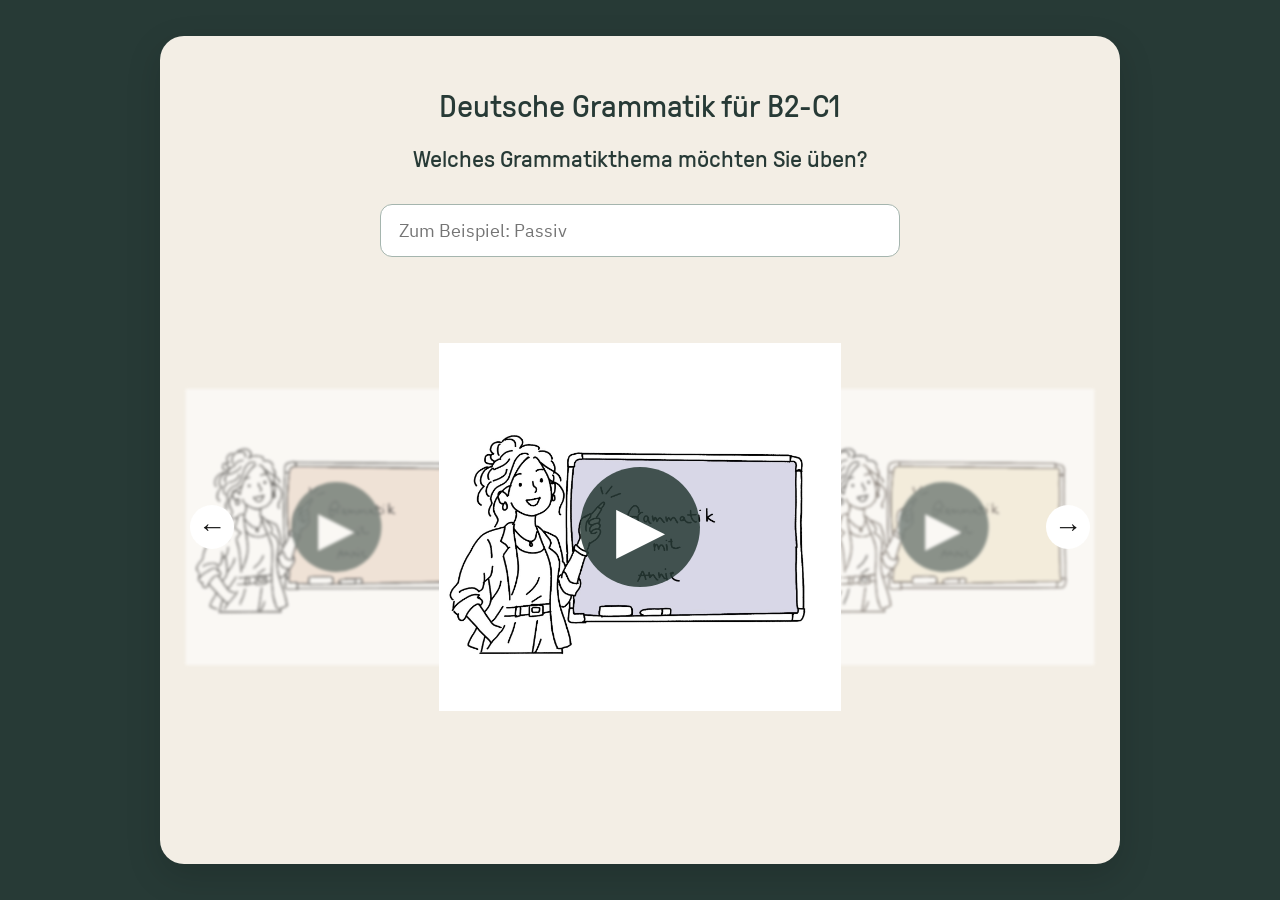
<file: index.html>
<!DOCTYPE html>
<html lang="de">
<head>
  <meta charset="UTF-8">
  <meta name="robots" content="noindex">
  <meta name="viewport" content="width=device-width, initial-scale=1">
  <meta name="description" content="Carousel">
  <link rel="stylesheet" href="style.css">
  <script src="script.js" defer></script>
  <title>Grammatik B2-C1</title>
</head>
<body>
	<div class="seitenkarte">

  <header>
    <h1>Deutsche Grammatik für B2-C1</h1>
  </header>
  <main>
    <section aria-labelledby="suche-titel">
      <h2 id="suche-titel">Welches Grammatikthema möchten Sie üben?</h2>

      <input
        type="search"
        id="themensuche"
		aria-labelledby="suche-titel"
        placeholder="Zum Beispiel: Passiv"
      >
	  <ul id="suchergebnisse" hidden></ul>
	  <p id="suchstatus" role="status"></p>
    </section>

    <section class="bilder">
	<div class="carousel" data-carousel>
	
	<ul data-slides>
		<li class="slide"
		data-active
		data-thema="Vorgangspassiv"
		data-suchbegriffe="Passiv Vorgangspassiv PartizipII Partizip2  ">
		
		<a href="vorgangspassiv.html"
		class="themenvorschau"
		aria-label="Grammatikseite öffnen">
		<img src="./bilder/prototyp1.jpg" alt="Vorgangspassiv">
		<span class="play-symbol" aria-hidden="true">▶</span>
		</a>
		</li>
		
		<li class="slide"
		data-thema="Adverbialsätze"
		data-suchbegriffe="Adverb Nebensatz Konzessiv Kausal Adversiv Konditional Temporal Adverbial Adverbialsatz Adverbialsätze">
		
		<a href="adverbialsaetze.html"
		class="themenvorschau"
		aria-label="Grammatikseite öffnen">
		<img src="./bilder/prototyp2.jpg" alt="Adverbialsätze">
		<span class="play-symbol" aria-hidden="true">▶</span>
		</a>
		</li>
		
		<li class="slide"
		data-thema="Adjektivdeklination"
		data-suchbegriffe="Adjektive Adjektiv Deklination Adjektivdeklination Signalendung">
		
		<a href="adjektivdeklination.html"
		class="themenvorschau"
		aria-label="Grammatikseite öffnen">
		<img src="./bilder/prototyp3.jpg" alt="Adjektivdeklination">
		<span class="play-symbol" aria-hidden="true">▶</span>
		</a>
		</li>
		
		<li class="slide"
		data-thema="Partizipialattribute"
		data-suchbegriffe="Partizip Partizip1 PartizipI PartizipII Partizip2 Partizipien Attribut Attribute Adjektiv Deklination">
		
		<a href="partizipialattribut.html"
		class="themenvorschau"
		aria-label="Grammatikseite öffnen">
		<img src="./bilder/prototyp4.jpg" alt="Partizipialattribute">
		<span class="play-symbol" aria-hidden="true">▶</span>
		</a>
		</li>

		<li class="slide"
		data-thema="Nominalisierung"
		data-suchbegriffe="Nominal Verbal Nomen Verb Verben Substantiv Substantive Nominalstil Verbalstil Nominalisierung">
		
		<a href="nominalisierung.html"
		class="themenvorschau"
		aria-label="Grammatikseite öffnen">
		<img src="./bilder/prototyp5.jpg" alt="Partizipialattribute">
		<span class="play-symbol" aria-hidden="true">▶</span>
		</a>
		</li>
	</ul>
	
			<button class="button-prev" data-carousel-button="prev">
			&#8592;
		</button>
		<button class="button-next" data-carousel-button="next">
			&#x2192;
		</button>
	</div>
    </section>
  </main>
  </div>
</body>
</html>
</file>
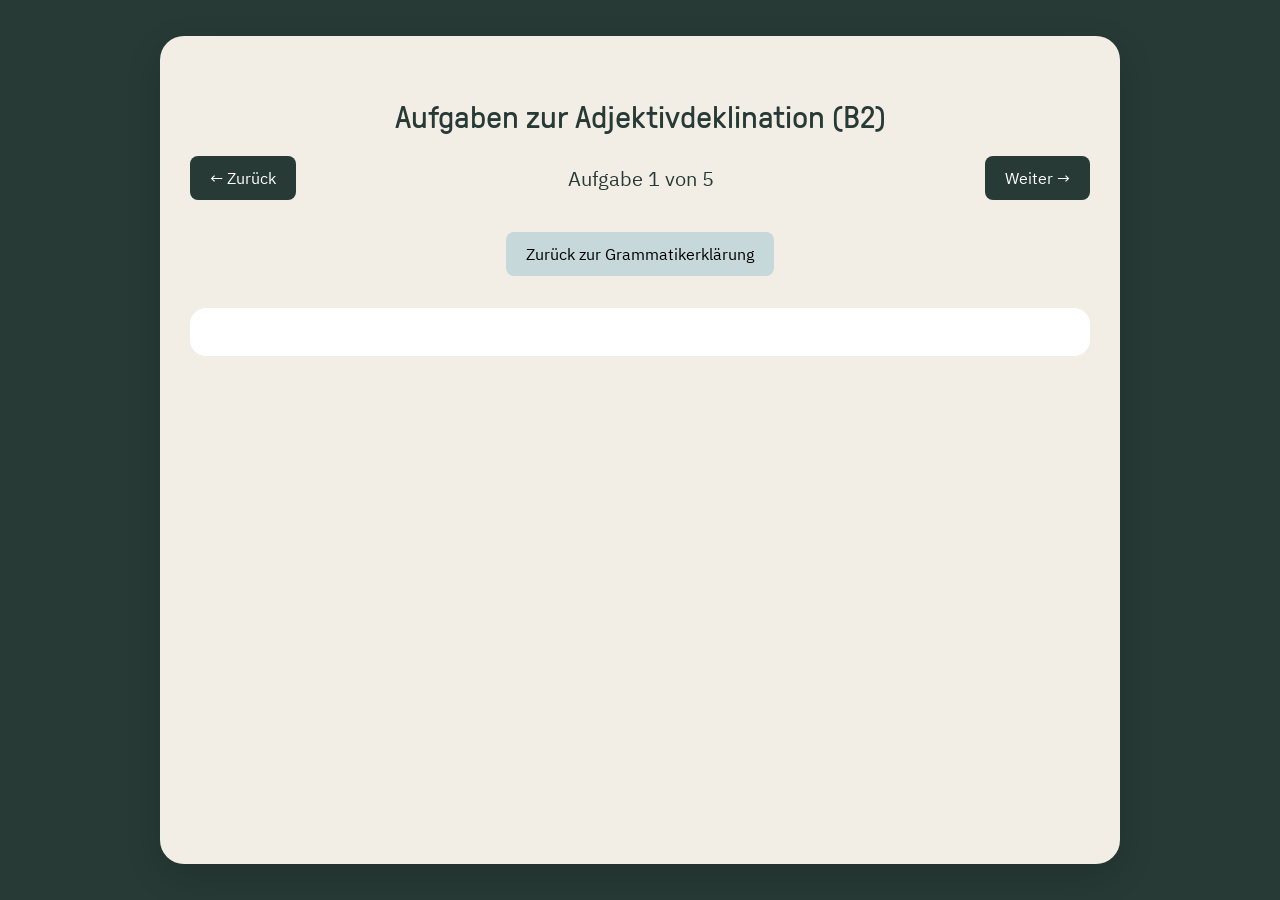
<file: aufgaben_adjektivdeklinationb2.html>
<!DOCTYPE html>
<html lang="de">
<head>
    <meta charset="UTF-8">
	<meta name="robots" content="noindex">
    <meta name="viewport" content="width=device-width, initial-scale=1">
    <link rel="stylesheet" href="style.css">
	<script src="aufgabenkarussell.js" defer></script>
	<script src="aufgaben_vorgangspassiv.js" defer></script>
    <title>Aufgaben zur Adjektivdeklination (B2)</title>
</head>
<body>
<div class="seitenkarte">
<main>

<div class="aufgabenkarussell" data-aufgabenkarussell>
   <header>
	<h1>Aufgaben zur Adjektivdeklination (B2)</h1>
   </header>
<div class="aufgabennavigation">
    <button type="button" data-aufgabenrichtung="-1"
            aria-label="Vorherige Aufgabe">
      &#x2190; Zurück
    </button>
	
    <span class="aufgabenstand" data-aufgabenstand>Aufgabe 1 von 4</span>

    <button type="button" data-aufgabenrichtung="1"
            aria-label="Nächste Aufgabe">
      Weiter →
    </button>
  </div>
	
<div class="buttonfuerlinks">
	<a href="vorgangspassiv.html" class="linkbutton">
	Zurück zur Grammatikerklärung</a></div>
	
<div data-aufgabenkarten>
    <section class="aufgabenkarte">
	 <!-- Hier den vollständigen Abschnitt für Aufgabe 1 einsetzen --> 
    </section>

    <section class="aufgabenkarte">
	 <!-- Hier den vollständigen Abschnitt für Aufgabe 2 einsetzen --> 
    </section>
 
    </section>

    <section class="aufgabenkarte" hidden>
      <!-- Hier den vollständigen Abschnitt für Aufgabe 3 einsetzen -->
    </section>

    <section class="aufgabenkarte" hidden>
      <!-- Hier den vollständigen Abschnitt für Aufgabe 4 einsetzen -->
    </section>

    <section class="aufgabenkarte" hidden>
      <!-- Hier den vollständigen Abschnitt für Aufgabe 5 einsetzen -->
    </section>

  </div>
</div>
</main>
</div>
</body>
</html>
</file>
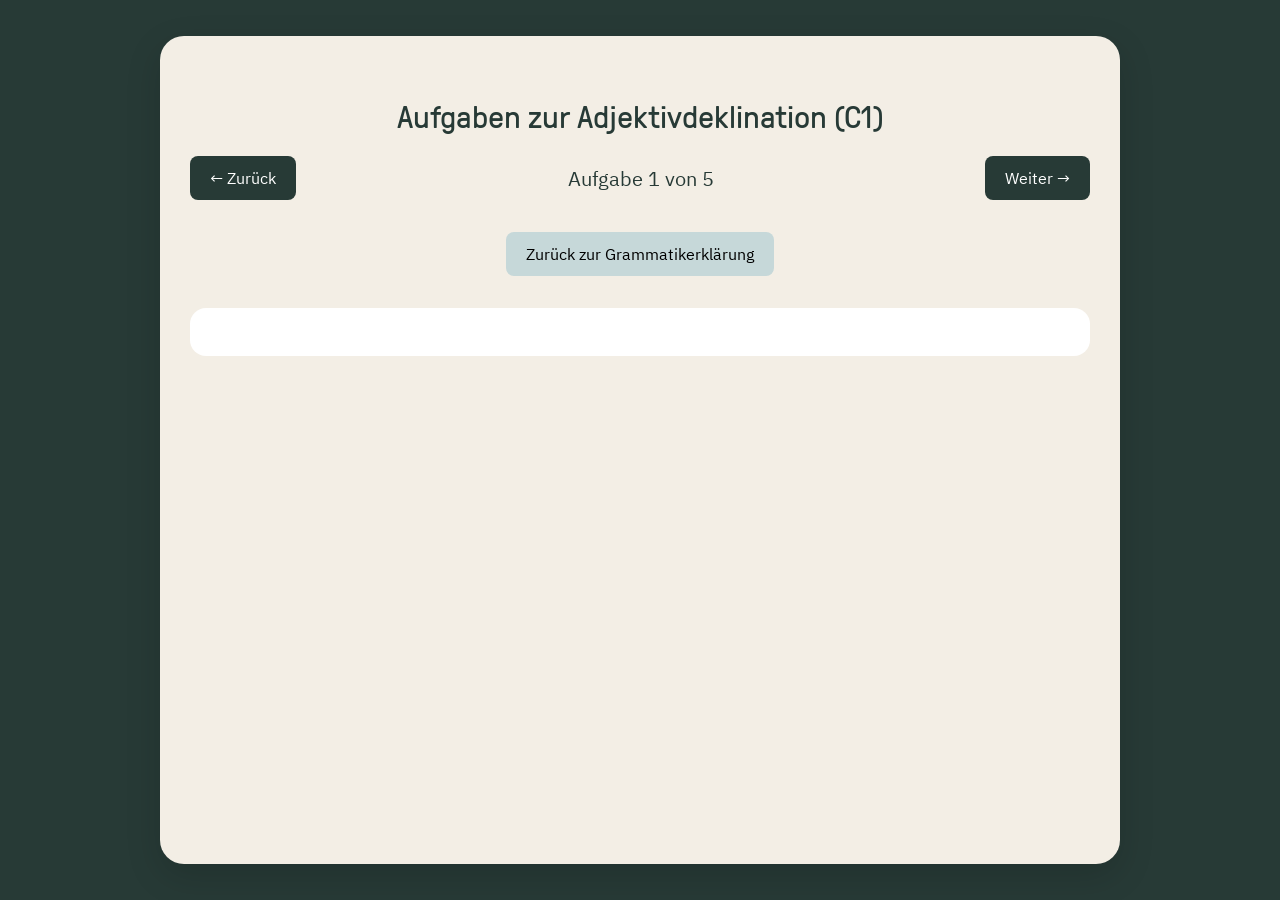
<file: aufgaben_adjektivdeklinationc1.html>
<!DOCTYPE html>
<html lang="de">
<head>
    <meta charset="UTF-8">
    <meta name="robots" content="noindex">
    <meta name="viewport" content="width=device-width, initial-scale=1">
    <link rel="stylesheet" href="style.css">
	<script src="aufgabenkarussell.js" defer></script>
	<script src="aufgaben_vorgangspassiv.js" defer></script>
    <title>Aufgaben zur Adjektivdeklination (C1)</title>
</head>
<body>
<div class="seitenkarte">
<main>

<div class="aufgabenkarussell" data-aufgabenkarussell>
   <header>
	<h1>Aufgaben zur Adjektivdeklination (C1)</h1>
   </header>
<div class="aufgabennavigation">
    <button type="button" data-aufgabenrichtung="-1"
            aria-label="Vorherige Aufgabe">
      &#x2190; Zurück
    </button>
	
    <span class="aufgabenstand" data-aufgabenstand>Aufgabe 1 von 4</span>

    <button type="button" data-aufgabenrichtung="1"
            aria-label="Nächste Aufgabe">
      Weiter →
    </button>
  </div>
	
<div class="buttonfuerlinks">
	<a href="vorgangspassiv.html" class="linkbutton">
	Zurück zur Grammatikerklärung</a></div>
	
<div data-aufgabenkarten>
    <section class="aufgabenkarte">
	 <!-- Hier den vollständigen Abschnitt für Aufgabe 1 einsetzen --> 
    </section>

    <section class="aufgabenkarte">
	 <!-- Hier den vollständigen Abschnitt für Aufgabe 2 einsetzen --> 
    </section>
 
    </section>

    <section class="aufgabenkarte" hidden>
      <!-- Hier den vollständigen Abschnitt für Aufgabe 3 einsetzen -->
    </section>

    <section class="aufgabenkarte" hidden>
      <!-- Hier den vollständigen Abschnitt für Aufgabe 4 einsetzen -->
    </section>

    <section class="aufgabenkarte" hidden>
      <!-- Hier den vollständigen Abschnitt für Aufgabe 5 einsetzen -->
    </section>

  </div>
</div>
</main>
</div>
</body>
</html>
</file>
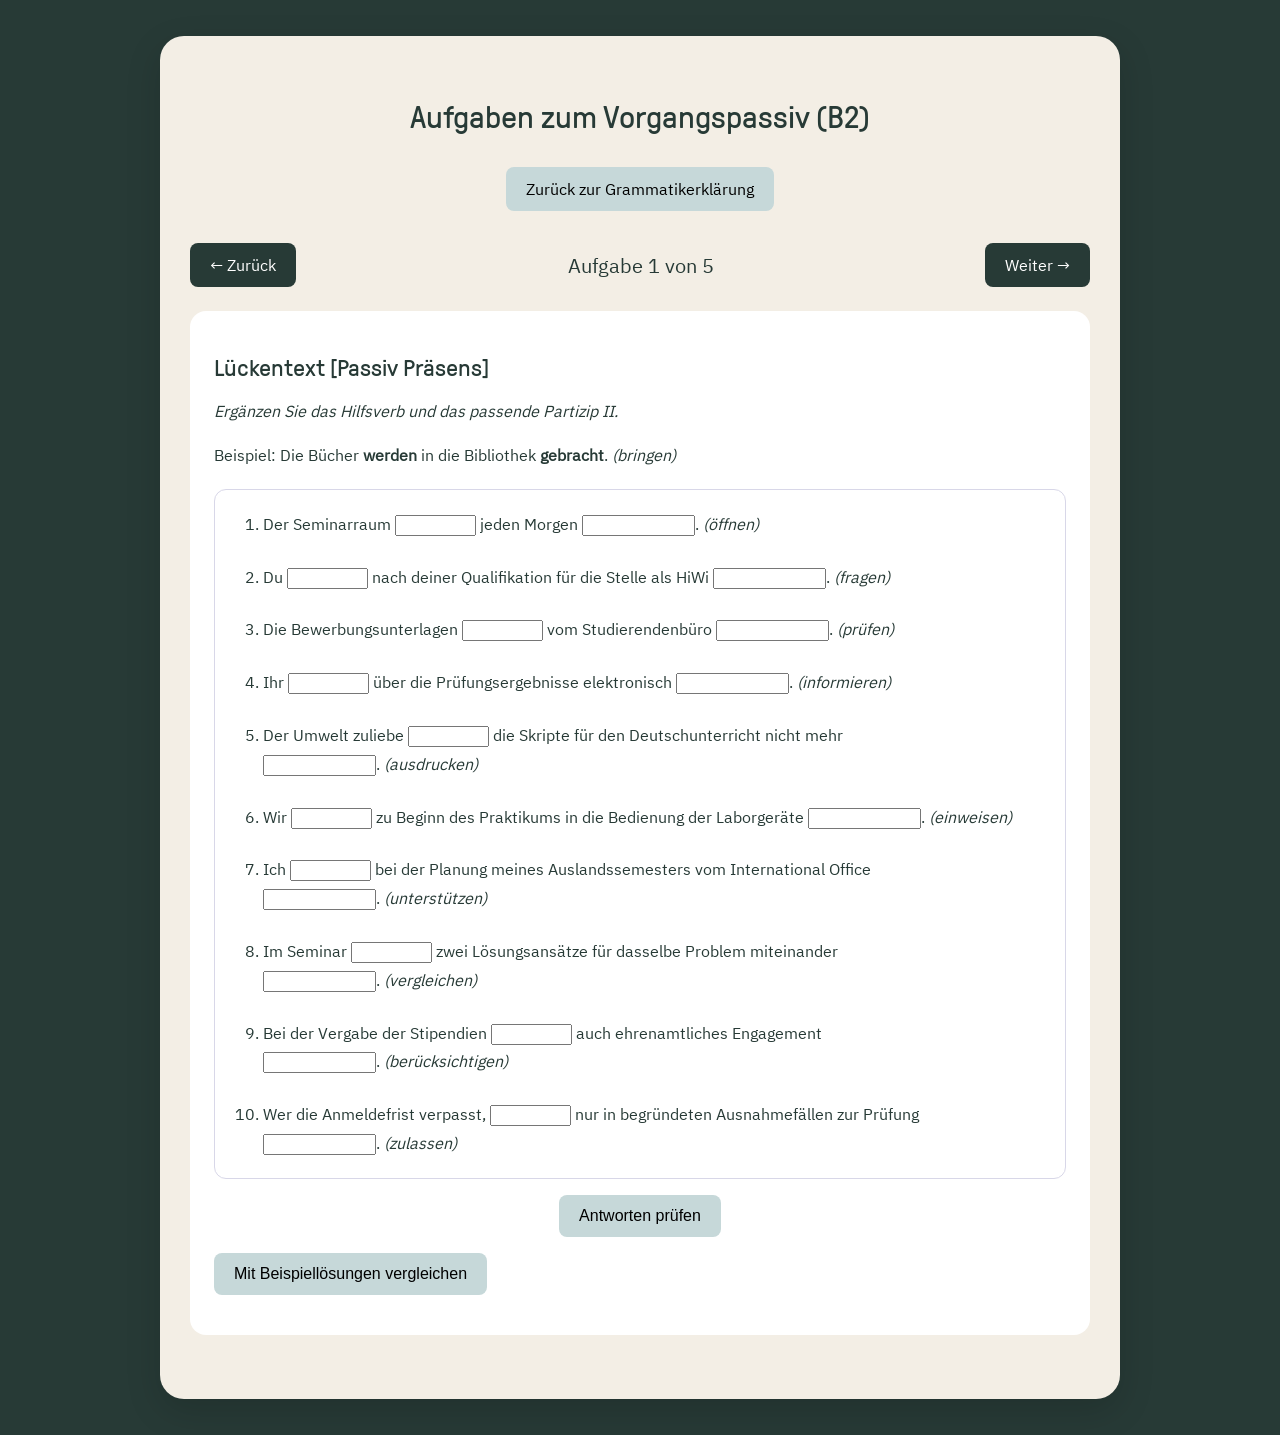
<file: aufgaben_vorgangspassivb2.html>
<!DOCTYPE html>
<html lang="de">
<head>
    <meta charset="UTF-8">
    <meta name="robots" content="noindex">
    <meta name="viewport" content="width=device-width, initial-scale=1">
    <link rel="stylesheet" href="style.css">
	<script src="aufgabenkarussell.js" defer></script>
	<script src="aufgaben_vorgangspassiv.js" defer></script>
    <title>Aufgaben zum Vorgangspassiv (B2)</title>
</head>
<body>
<div class="seitenkarte">
<main>

<div class="aufgabenkarussell" data-aufgabenkarussell>
   <header>
	<h1>Aufgaben zum Vorgangspassiv (B2)</h1>
   </header>
	
<div class="buttonfuerlinks">
	<a href="vorgangspassiv.html" class="linkbutton">
	Zurück zur Grammatikerklärung</a></div>

<div class="aufgabennavigation">
    <button type="button" data-aufgabenrichtung="-1"
            aria-label="Vorherige Aufgabe">
      &#x2190; Zurück
    </button>
	
	<span class="aufgabenstand" data-aufgabenstand>Aufgabe 1 von 5</span>

    <button type="button" data-aufgabenrichtung="1"
            aria-label="Nächste Aufgabe">
      Weiter →
    </button>
  </div>
	<!-- Hier beginnen die Aufgaben -->
	<div data-aufgabenkarten>
	
	 <!-- Hier beginnt der Code für die Aufgabe 1 --> 
    <section class="aufgabenkarte">
	<section id="passiv-lueckentext">
	  <h2>Lückentext [Passiv Präsens]</h2>

	  <p>
		<em> Ergänzen Sie das Hilfsverb und das passende Partizip II. </em>
	  </p>

	  <p class="beispielsatz">
		  Beispiel: Die Bücher <strong>werden</strong> in die Bibliothek
		  <strong>gebracht</strong>. <em>(bringen)</em>
	  </p>

		<ol class="lueckentext">
		<!-- von <li> bis </li> ist ein einzelner Satz mit Lücken -->
		 
		 <li>
			Der Seminarraum
			<input type="text" size="8" aria-label="Satz 1, erste Lücke" data-loesung="wird">
			jeden Morgen
			<span class="satzende"><input type="text" size="12" aria-label="Satz 1, zweite Lücke" data-loesung="geöffnet">.
			<em>(öffnen)</em></span>
		  </li>

		 <li>
			Du
			<input type="text" size="8" aria-label="Satz 2, erste Lücke" data-loesung="wirst">
			nach deiner Qualifikation für die Stelle als HiWi
			<span class="satzende"><input type="text" size="12" aria-label="Satz 2, zweite Lücke" data-loesung="gefragt">.
			<em>(fragen)</em></span>
		  </li>
		  
		  <li>
			Die Bewerbungsunterlagen
			<input type="text" size="8" aria-label="Satz 3, erste Lücke" data-loesung="werden">
			vom Studierendenbüro
			<span class="satzende"><input type="text" size="12" aria-label="Satz 3, zweite Lücke" data-loesung="geprüft">.
			<em>(prüfen)</em></span>
		  </li>
		  
		  
		  <li>
			Ihr
			<input type="text" size="8" aria-label="Satz 4, erste Lücke" data-loesung="werdet">
			über die Prüfungsergebnisse elektronisch
			<span class="satzende"><input type="text" size="12" aria-label="Satz 4, zweite Lücke" data-loesung="informiert">.
			<em>(informieren)</em></span>
		  </li>
		
		  <li>
			Der Umwelt zuliebe
			<input type="text" size="8" aria-label="Satz 5, erste Lücke" data-loesung="werden">
			die Skripte für den Deutschunterricht nicht mehr
			<span class="satzende"><input type="text" size="12" aria-label="Satz 5, zweite Lücke" data-loesung="ausgedruckt">.
			<em>(ausdrucken)</em></span>
		  </li>

		  <li>
			Wir
			<input type="text" size="8" aria-label="Satz 6, erste Lücke" data-loesung="werden">
			zu Beginn des Praktikums in die Bedienung der Laborgeräte
			<span class="satzende"><input type="text" size="12" aria-label="Satz 6, zweite Lücke" data-loesung="eingewiesen">.
			<em>(einweisen)</em></span>
		  </li>

		  <li>
			Ich
			<input type="text" size="8" aria-label="Satz 7, erste Lücke" data-loesung="werde">
			bei der Planung meines Auslandssemesters vom International Office
			<span class="satzende"><input type="text" size="12" aria-label="Satz 7, zweite Lücke" data-loesung="unterstützt">.
			<em>(unterstützen)</em></span>
		  </li>

		  <li>
			Im Seminar
			<input type="text" size="8" aria-label="Satz 8, erste Lücke" data-loesung="werden">
			zwei Lösungsansätze für dasselbe Problem miteinander
			<span class="satzende"><input type="text" size="12" aria-label="Satz 8, zweite Lücke" data-loesung="verglichen">.
			<em>(vergleichen)</em></span>
		  </li>

		  <li>
			Bei der Vergabe der Stipendien
			<input type="text" size="8" aria-label="Satz 9, erste Lücke" data-loesung="wird">
			auch ehrenamtliches Engagement
			<span class="satzende"><input type="text" size="12" aria-label="Satz 9, zweite Lücke" data-loesung="berücksichtigt">.
			<em>(berücksichtigen)</em></span>
		  </li>

		  <li>
			Wer die Anmeldefrist verpasst,
			<input type="text" size="8" aria-label="Satz 10, erste Lücke" data-loesung="wird">
			nur in begründeten Ausnahmefällen zur Prüfung
			<span class="satzende"><input type="text" size="12" aria-label="Satz 10, zweite Lücke" data-loesung="zugelassen">.
			<em>(zulassen)</em></span>
		  </li>

		</ol>


	  <button type="button" class="linkbutton" id="lueckentext-pruefen" data-enter-bestaetigen>Antworten prüfen</button>
	<p id="lueckentext-rueckmeldung" aria-live="polite"></p>

	  <button type="button" class="linkbutton">
		Mit Beispiellösungen vergleichen
	  </button>

	  <p data-rueckmeldung role="status"></p>
	  </section>  
    </section>
	<!-- Hier endet der Code für Aufgabe 1 -->

	<!-- Hier beginnt der Code für die Aufgabe 2 -->
    <section class="aufgabenkarte" hidden>
    	<section id="passiv-vorher-nachher">
	  <h2> Was wurde gemacht? [Passiv Präteritum]</h2>

	  <p>
		<em>Lesen Sie die Satzpaare.
		Welches Verb beschreibt, was gemacht wurde?
		Wählen Sie für jedes Satzpaar das passende Verb aus.</em>
	  </p>

	  <p>
		Beispiel: Die Klausur sollte ursprünglich am Montag stattfinden.
		Jetzt findet sie am Donnerstag statt.<br>
		verschieben → Der Klausurtermin wurde verschoben.
	  </p>

	  <p data-schreibauftrag hidden>
		<strong>Schritt 2</strong> – Was wurde gemacht?
		Schreiben Sie zu jedem Satzpaar einen vollständigen Satz
		im Passiv Präteritum. Verwenden Sie das zugeordnete Verb.
	  </p>

	<div class="passiv-zuordnung">
	  <h3>Verben</h3>
	  <div class="passiv-verbliste" data-verbliste></div>

	  <h3>Satzpaare</h3>
	  <div data-satzpaare></div>
	</div>

	  <button type="button" class="linkbutton" data-zuordnung-pruefen>
		Verben überprüfen
	  </button>

	  <button type="button" class="linkbutton" data-loesungen-zeigen hidden>
		Mit Beispiellösungen vergleichen
	  </button>

	  <p data-rueckmeldung role="status"></p>
	  </section>  
    </section>
	<!-- Hier endet der Code für Aufgabe 2 -->

    <!-- Hier beginnt der Code für die Aufgabe 3 -->
	<section class="aufgabenkarte" hidden>
    <img src="./bilder/platzhalter2.gif" alt="Platzhalter2">
    </section>
	<!-- Hier endet der Code für Aufgabe 3 -->

	<!-- Hier beginnt der Code für die Aufgabe 4 -->
    <section class="aufgabenkarte" hidden>
    <img src="./bilder/platzhalter2.gif" alt="Platzhalter2">
    </section>
	<!-- Hier endet der Code für Aufgabe 4 -->

    <!-- Hier beginnt der Code für die Aufgabe 5 -->
	<section class="aufgabenkarte" hidden>
    <img src="./bilder/platzhalter2.gif" alt="Platzhalter2">
    </section>
	<!-- Hier endet der Code für Aufgabe 5 -->

  </div>
</div>
</main>
</div>

</body>
</html>
</file>
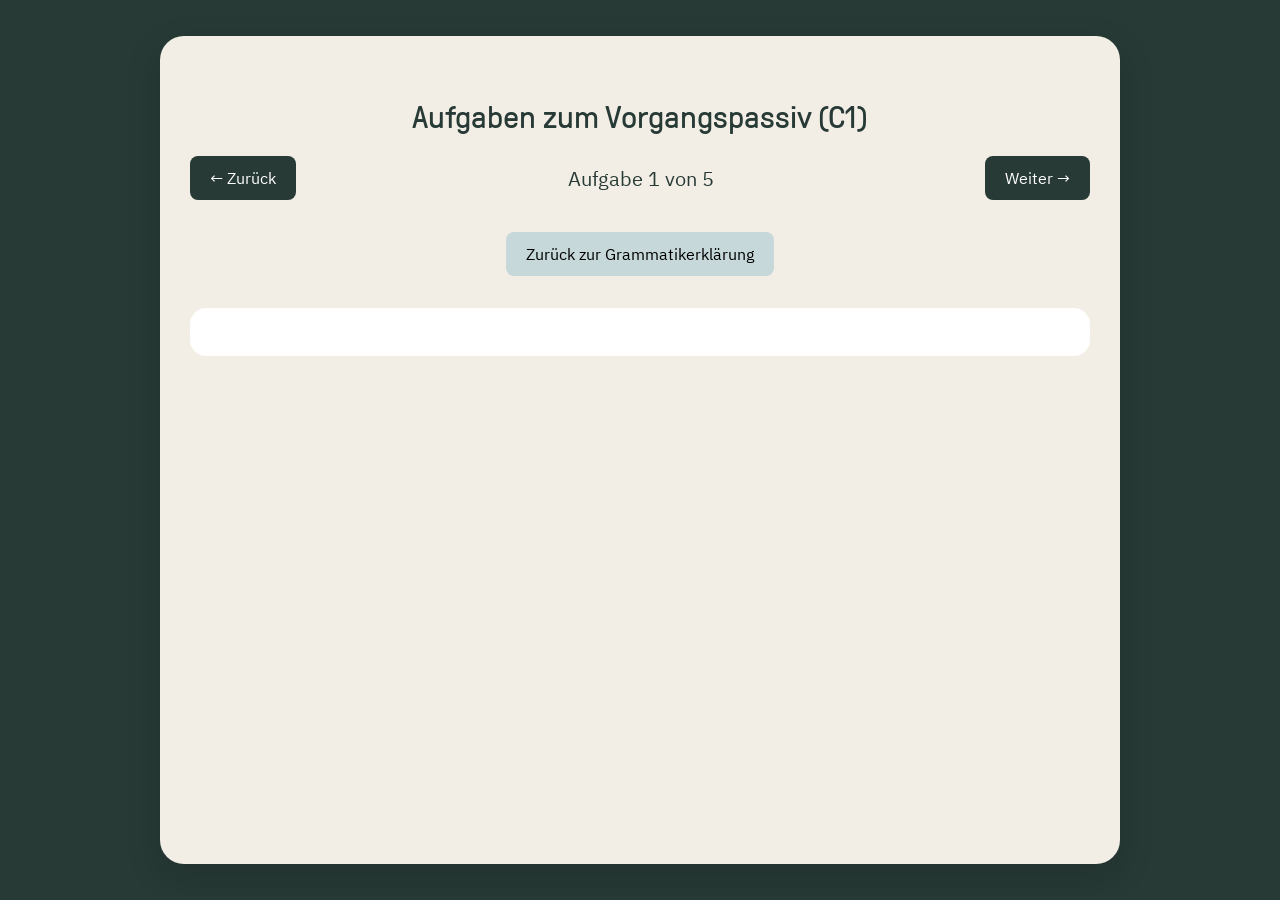
<file: aufgaben_vorgangspassivc1.html>
<!DOCTYPE html>
<html lang="de">
<head>
    <meta charset="UTF-8">
    <meta name="robots" content="noindex">
    <meta name="viewport" content="width=device-width, initial-scale=1">
    <link rel="stylesheet" href="style.css">
	<script src="aufgabenkarussell.js" defer></script>
	<script src="aufgaben_vorgangspassiv.js" defer></script>
    <title>Aufgaben zum Vorgangspassiv (C1)</title>
</head>
<body>
<div class="seitenkarte">
<main>

<div class="aufgabenkarussell" data-aufgabenkarussell>
   <header>
	<h1>Aufgaben zum Vorgangspassiv (C1)</h1>
   </header>
<div class="aufgabennavigation">
    <button type="button" data-aufgabenrichtung="-1"
            aria-label="Vorherige Aufgabe">
      &#x2190; Zurück
    </button>
	
    <span class="aufgabenstand" data-aufgabenstand>Aufgabe 1 von 4</span>

    <button type="button" data-aufgabenrichtung="1"
            aria-label="Nächste Aufgabe">
      Weiter →
    </button>
  </div>
	
<div class="buttonfuerlinks">
	<a href="vorgangspassiv.html" class="linkbutton">
	Zurück zur Grammatikerklärung</a></div>
	
<div data-aufgabenkarten>
    <section class="aufgabenkarte">
	 <!-- Hier den vollständigen Abschnitt für Aufgabe 1 einsetzen --> 
    </section>

    <section class="aufgabenkarte">
	 <!-- Hier den vollständigen Abschnitt für Aufgabe 2 einsetzen --> 
    </section>
 
    </section>

    <section class="aufgabenkarte" hidden>
      <!-- Hier den vollständigen Abschnitt für Aufgabe 3 einsetzen -->
    </section>

    <section class="aufgabenkarte" hidden>
      <!-- Hier den vollständigen Abschnitt für Aufgabe 4 einsetzen -->
    </section>

    <section class="aufgabenkarte" hidden>
      <!-- Hier den vollständigen Abschnitt für Aufgabe 5 einsetzen -->
    </section>

  </div>
</div>
</main>
</div>
</body>
</html>
</file>
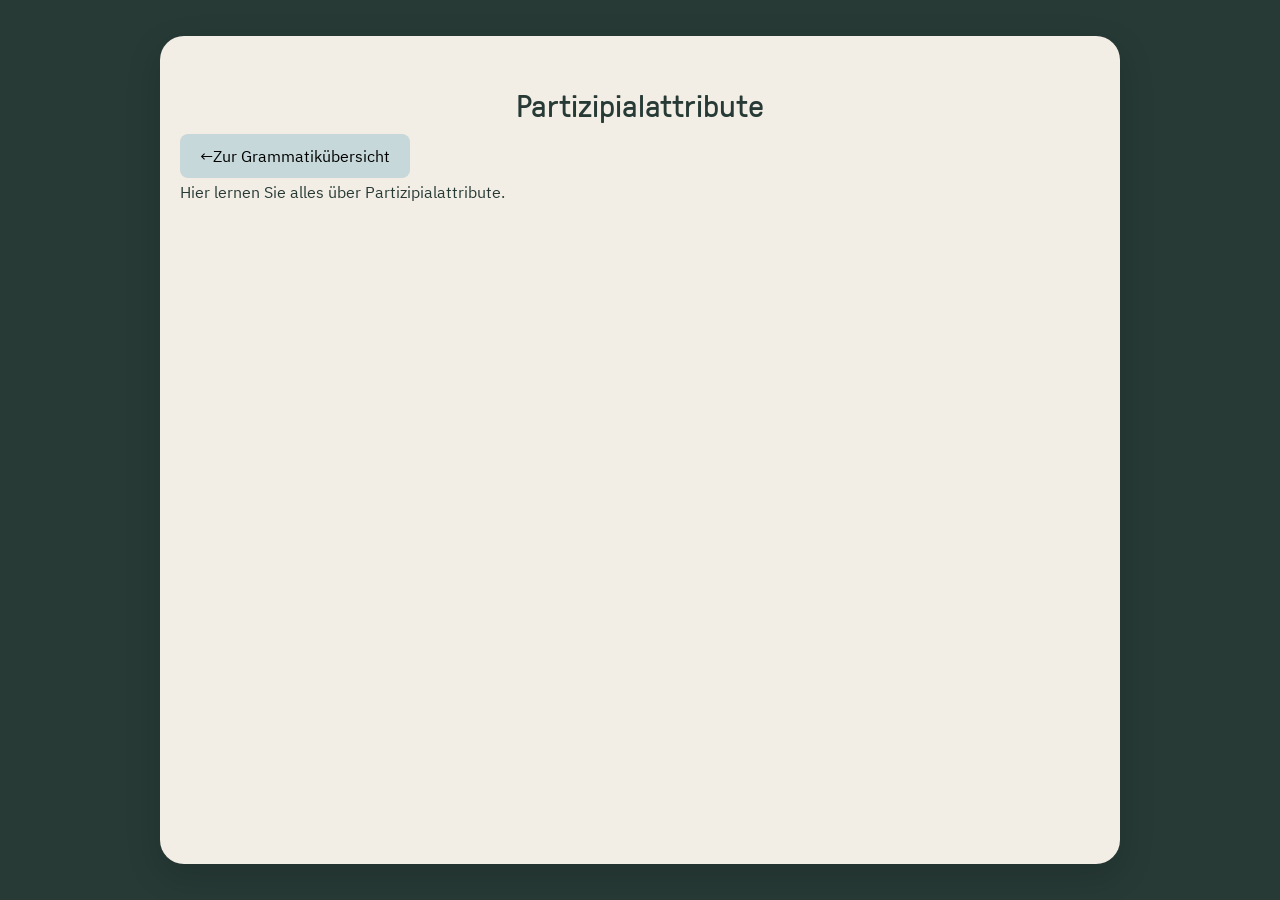
<file: partizipialattribut.html>
<!DOCTYPE html>
<html lang="de">
<head>
    <meta charset="UTF-8">
    <meta name="robots" content="noindex">
    <meta name="viewport" content="width=device-width, initial-scale=1">
    <link rel="stylesheet" href="style.css">
    <title>Partizipialattribute</title>
</head>
<body>
    <div class="seitenkarte">
        <header>
            <h1>Partizipialattribute</h1>
        </header>

        <main>
            <a href="index.html" class="linkbutton" target="_blank" rel="noopener">&#x2190;Zur Grammatikübersicht</a>

            <p>
                Hier lernen Sie alles über Partizipialattribute.
            </p>
        </main>
    </div>
</body>
</html>
</file>
<file: style.css>
*, *::before, *::after {
    box-sizing: border-box;
}

@font-face {
	font-family: "IBM Plex Sans";
	src: url("./fonts/IBMPlexSans-Regular.ttf") format("truetype");
	font-weight: 400;
	font-style: normal;
}

@font-face {
  font-family: "GT Pressura";
  src: url("./fonts/GT-Pressura-LG-Regular.ttf") format("truetype");
  font-weight: 400;
  font-style: normal;
}

.seitenkarte {
  box-sizing: border-box;
  max-width: 100%;
}

.seitenkarte img,
.seitenkarte video {
  max-width: 100%;
  height: auto;
}

.aufgabennavigation {
  flex-wrap: wrap;
}

body {
    margin: 0;
    min-height: 100vh;
    padding: 4vh 0;
    background-color: #273a36;
    color: #273a36;
    font-family: "IBM Plex Sans", sans-serif;
}

.seitenkarte {
    width: 75%;
    min-height: 92vh;
    margin: 0 auto;
    padding: 32px 20px;
    background-color: #f3eee5;
    border-radius: 24px;
    box-shadow: 0 12px 35px rgb(0 0 0 / 15%);
}

h1,
h2 {
    font-family: "GT Pressura", sans-serif;
    font-weight: 400;
}

header {
    text-align: center;
}

.carousel {
    position: relative;
    width: min(100%, 1000px);
    height: clamp(240px, 45vw, 460px);
    margin: 40px auto;
    overflow: hidden;
}

.carousel > ul {
    margin: 0;
    padding: 0;
    list-style: none;
}

.slide {
    position: absolute;
    top: 50%;
    left: 50%;
    width: 60%;
    height: 80%;

    transform: translate(-50%, -50%) scale(0.75);
    opacity: 0;
    z-index: 0;
    pointer-events: none;

    transition:
        transform 400ms ease,
        opacity 400ms ease,
        filter 400ms ease;
}

.slide img {
    display: block;
    width: 100%;
    height: 100%;
    object-fit: contain;
}

.slide[data-active] {
    transform: translate(-50%, -50%) scale(1);
    opacity: 1;
    filter: none;
    z-index: 3;
    pointer-events: auto;
}

.slide[data-position="left"] {
    transform: translate(-105%, -50%) scale(0.75);
    opacity: 0.6;
    filter: blur(2px);
    z-index: 1;
}

.slide[data-position="right"] {
    transform: translate(5%, -50%) scale(0.75);
    opacity: 0.6;
    filter: blur(2px);
    z-index: 1;
}

.slide > a {
    display: block;
    width: 100%;
    height: 100%;
}

.slide:not([data-active]) {
    visibility: hidden;
}

.slide[data-position="left"],
.slide[data-position="right"] {
    visibility: visible;
}

.button-prev,
.button-next {
    position: absolute;
    top: 50%;
    transform: translateY(-50%);
    z-index: 4;

    width: 44px;
    height: 44px;
    border: none;
    border-radius: 50%;
    background: #ffffff;
    color: #171716;
    font-size: 28px;
    cursor: pointer;
}

.button-prev {
    left: 10px;
}

.button-next {
    right: 10px;
}

.button-prev:hover,
.button-next:hover {
    background: #d8d7e8;
}

.themenvorschau {
  position: relative;
  display: block;
  width: 100%;
  height: 100%;
}

section[aria-labelledby="suche-titel"] {
    text-align: center;
}

#themensuche {
    width: 80%;
    max-width: 520px;
    padding: 14px 18px;
    margin-top: 12px;

    font: inherit;
    font-size: 18px;
    color: #273a36;
    background: #fff;
    border: 1px solid #a5b5ae;
    border-radius: 12px;
}

#suchergebnisse {
    width: 80%;
    max-width: 520px;
    margin: 12px auto;
    padding: 0;
    list-style: none;
    text-align: left;
}

#suchergebnisse a {
    display: block;
    padding: 12px 16px;
    margin-top: 6px;
    border-radius: 8px;
    background: #fff;
    color: #273a36;
    text-decoration: none;
}

#suchergebnisse a:hover,
#suchergebnisse a:focus-visible {
    background: #d8d7e8;
}

#suchergebnisse a:focus {
    background-color: #c6d8d9;
    outline: 2px solid #273a36;
    outline-offset: 2px;
}

.buttonfuerlinks {
  display: flex;
  justify-content: center;
  align-items: center;
  flex-wrap: wrap;
  gap: 20px;
  margin: 32px 0;
}

.linkbutton {
  padding: 12px 20px;
  border: none;
  border-radius: 8px;
  background-color: #c6d8d9;
  color: #000000;
  font-size: 16px;
  text-align: center;
  text-decoration: none;
}

.linkbutton:focus-visible,
.aufgabennavigation button:focus-visible {
  outline: 3px solid #273a36;
  outline-offset: 4px;
}

.satzanalyse-scroll {
    max-width: 100%;
    overflow-x: auto;
    margin: 32px 0;
    padding-bottom: 12px;
}

.satzanalyse {
    display: grid;
    grid-template-columns: repeat(6, max-content);
    gap: 6px 5px;
    width: max-content;
    padding-right: 240px;
    text-align: left;
    line-height: 1.5;
}

.satznummer {
    grid-column: 1;
    grid-row: 1;
    margin-right: 10px;
}

.satzteil {
    grid-column: var(--spalte);
    grid-row: 1;
    white-space: nowrap;
}

.satzanalyse .erklaerung {
    grid-column: var(--spalte);
    grid-row: var(--zeile);
}

.erklaerung_mit_bild {
    display: grid;
    grid-template-columns: 1fr 50%;
    align-items: center;
    gap: 24px;
    margin: 0 0 24px;
}

.erklaerung_mit_bild h2 {
    margin: 0 0 12px;
    text-align: left;
}

.erklaerung_mit_bild p {
    margin: 0;
    text-align: left;
}

.erklaerung_mit_bild img {
    display: block;
    width: 100%;
    height: auto;
    margin: 0;
}

@media (max-width: 600px) {
    .erklaerung_mit_bild {
        grid-template-columns: 1fr;
        gap: 16px;
    }

    .erklaerung_mit_bild img {
        max-width: 300px;
    }
}

.satzanalyse .subjekt {
    color: #285ba6;
}

.satzanalyse .verb {
    color: #171716;
}

.satzanalyse .objekt {
    color: #477323;
}

.satzanalyse .agens {
    color: #a34b16;
}

.satzanalyse .präposition {
    color: #b33232;
}

.grammatikerklaerung {
	text-align: justify;
	color: #000000;
	font-size: 1em;
	line-height: 1.5;
}

.grammatikerklaerung img {
    display: block;
    width: 100%;
    max-width: 500px;
    height: auto;
    margin: 24px auto;
	outline: 1px solid #273a36; 
}

.grammatiktabelle {
	width: 100%;
	table-layout: auto;
	border-collapse: collapse;
	font-size: 1em;
	color: #000000;
	text-align: left;
}

.grammatiktabelle th,
.grammatiktabelle td {
	border: 1px solid #a5b5ae;
	padding: 12px 16px;
	vertical-align: top;
}

.grammatiktabelle th {
	background-color: #c6d8d9;
	color: #000000;
}

/* hier #ffffff, falls doch einfarbig weißer Hintergrund gewünscht; Nachtrag, hab mich mit Berit auf das off-white geeinigt :)*/
.grammatiktabelle td {
	background-color: #FDFCFA;
}

.grammatiktabelle td.hervorgehoben,
.grammatiktabelle th.hervorgehoben {
	background-color: #DDE8E8;
}

.grammatiktabelle-adverbial {
  width: 100%;
  table-layout: fixed;
}

.grammatiktabelle-adverbial thead th:nth-child(1) {
  width: 20%;
}

.grammatiktabelle-adverbial thead th:nth-child(2) {
  width: 38%;
}

.grammatiktabelle-adverbial thead th:nth-child(3) {
  width: 42%;
}

.satzbau-kasten {
    background-color: #FDFCFA;
    border: 1px solid #a5b5ae;
    padding: 12px 16px;
}

.unterueberschrift {
	text-align: center;
	color: #000000;
	font-size: 0.75em;
	line-height: 3;
}

.videovorschau {
	position: relative;
	display: block;
	width: 100%;
	max-width: 500px;
	margin: 24px auto;
	padding: 0;
}

.play-symbol {
  position: absolute;
  top: 50%;
  left: 50%;
  transform: translate(-50%, -50%);

  display: grid;
  place-items: center;

  width: 120px;
  height: 120px;
  border-radius: 50%;

  background-color: rgb(39 58 54 / 85%);
  color: white;
  font-size: 64px;
  line-height: 1;
  pointer-events: none;
}

.videovorschau img {
	display: block;
	width: 100%;
	height: auto;
	margin: 0;
}

.erklaervideo .video-gif {
	display: block;
	width: min(100%, 700px);
	height: auto;
	margin: 24px auto;
	border-radius: 16px;
}

.erklaervideo [hidden] {
	display:none;
}

.irgendein_link {
  display: inline-block;
  margin-top: 32px;
  margin-bottom: 16px;
  margin-left: 20px;
}

.aufgabennavigation {
  display: flex;
  justify-content: space-between;
  align-items: center;
  flex-wrap: wrap;
  gap: 16px;
  margin-top: 20px;
  margin-bottom: 24px;
  font-size: 1em;
}

.aufgabennavigation button {
  padding: 12px 20px;
  border: none;
  border-radius: 8px;
  background-color: #273a36;
  color: #fff;
  font-size: 16px;
  font: inherit;
  cursor: pointer;
}

.aufgabenstand {
	font-size: 20px;
}

.aufgabenkarussell {
  width: 100%;
  max-width: 900px;
  margin: 32px auto;
}

.aufgabenkarte {
  padding: 24px;
  background-color: #fff;
  border-radius: 16px;
}

.aufgabenkarussell [hidden] {
  display: none;
}

.grammatikaufgabe {
  margin: 32px 0;
  color: #000000;
  font-size: 1em;
}

.grammatikaufgabe h2 {
	font-size: 1.4em;
}

.beispielsatz {
  margin-top: 24px;
  margin-bottom: 24px;
}

.lueckentext {
  background-color: #ffffff;
  border: 1px solid #d8d7e8;
  border-radius: 12px;
  padding: 20px 20px 20px 48px;
  line-height: 1.8;
}

.lueckentext li + li {
  margin-top: 24px;
}

.lueckentext .satzende {
  white-space: nowrap;
}

.lueckentext input.luecke-richtig {
  border: 2px solid #39704d;
  background-color: #edf6ef;
}

.lueckentext input.luecke-falsch {
  border: 2px dashed #a91d06;
  background-color: #fff1ee;
}

#lueckentext-pruefen {
  display: block;
  width: fit-content;
  margin-inline: auto;
}

#passiv-vorher-nachher [data-schreibfeld] {
  margin-top: 0.8rem;
}

#passiv-vorher-nachher .passiv-zuordnung {
  display: block;
}

#passiv-vorher-nachher .passiv-verbliste {
  display: flex;
  flex-wrap: wrap;
  gap: 0.6rem;
  margin-bottom: 1.5rem;
}

#passiv-vorher-nachher .passiv-verb[aria-pressed="true"] {
  outline: 3px solid #51466c;
  outline-offset: 2px;
}

#passiv-vorher-nachher .passiv-satz {
  display: block;
  width: 100%;
  padding: 0.75rem;
  font: inherit;
  text-align: left;
  color: inherit;
  background: white;
  border: 1px solid #c6d8d9;
  border-radius: 0.5rem;
  cursor: pointer;
}

#passiv-vorher-nachher .passiv-verb {
  font: inherit;
  padding: 0.5rem 0.8rem;
  border: 1px solid #938eac;
  border-radius: 0.5rem;
  background-color: #c6d8d9;
  color: #302c42;
}


#passiv-vorher-nachher [data-schreibfeld] textarea {
  display: block;
  width: 100%;
  max-width: none;
  box-sizing: border-box;
  resize: vertical;
}

#passiv-vorher-nachher [data-schreibfeld]:not([hidden]) {
  margin-top: 1rem;
  margin-bottom: 1.5rem;
}

button[data-zuordnung-pruefen]:not([hidden]),
button[data-loesungen-zeigen]:not([hidden]) {
  display: block;
  width: fit-content;
  margin: 1.5rem auto 1rem;
  padding: 0.75rem 1.5rem;
}

.aufgabenkarte > button[data-enter-bestaetigen] {
    display: block;
    width: fit-content;
    margin: 24px auto 0;
}

[data-satzpaare] [data-ergebnis="richtig"] [data-zugeordnet] {
  color: #176b3a;
}

[data-satzpaare] [data-ergebnis="falsch"] [data-zugeordnet] {
  color: #b42318;
}

.c1-markierung {
    display: inline-block;
    border: 1px solid #d72305;
    border-radius: 4px;
    padding: 0.1em 0.4em;
    margin-left: 0.25em;
    font-size: 0.75em;
    line-height: 1.2;
    vertical-align: middle;
}

@media (max-width: 600px) {
  .seitenkarte {
    padding-inline: 12px;
  }

  .lueckentext {
    padding: 16px 12px 16px 32px;
  }

  .lueckentext input {
    box-sizing: border-box;
    max-width: 100%;
    min-height: 36px;
    font-size: 16px;
  }

  .lueckentext .satzende {
    white-space: normal;
  }
}
</file>
